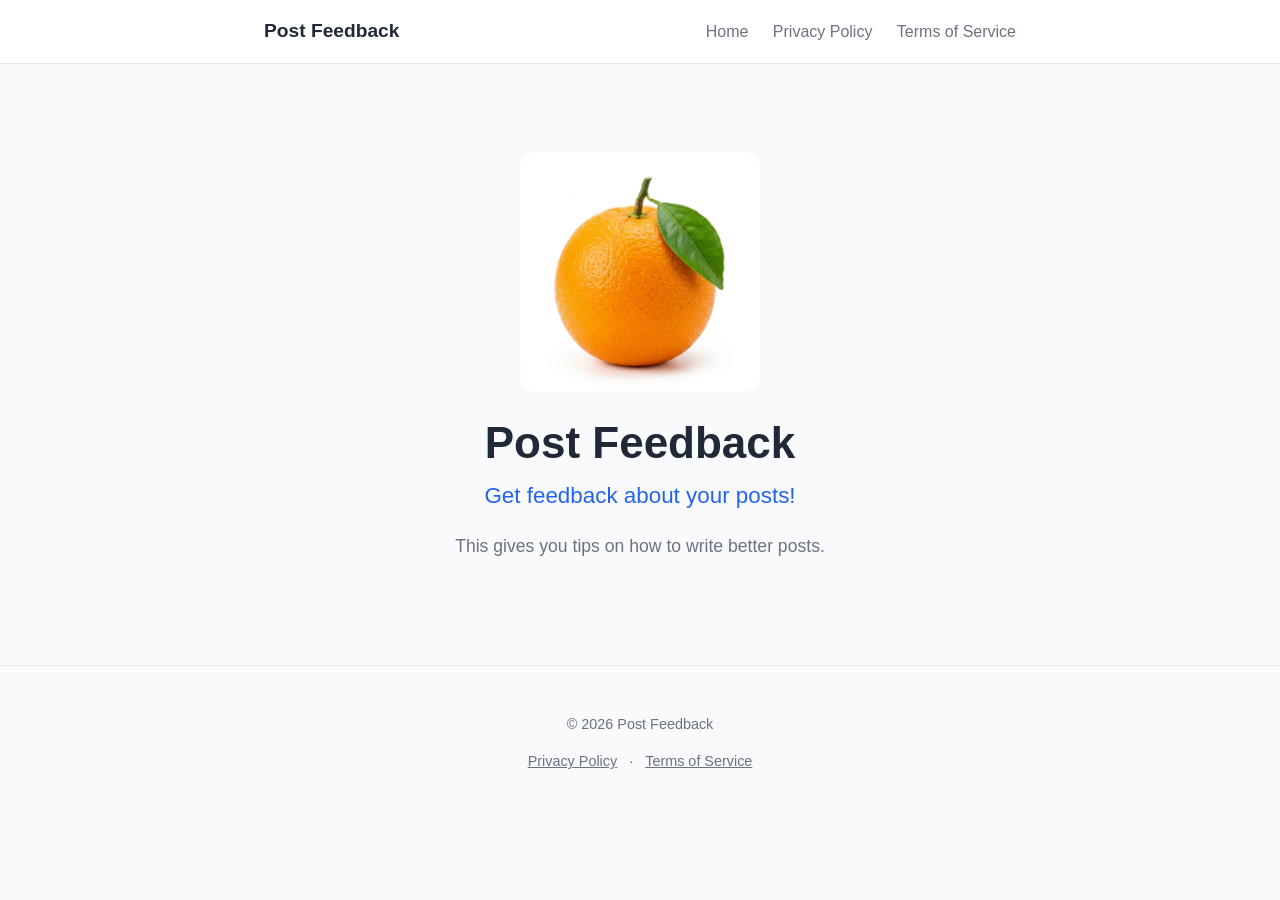
<file: index.html>
<!DOCTYPE html>
<html lang="en">
<head>
  <meta charset="utf-8">
  <meta name="viewport" content="width=device-width, initial-scale=1">
  <title>Post Feedback</title>
  <meta name="description" content="Get feedback about your posts! This gives you tips on how to write better posts.">
  <link rel="stylesheet" href="style.css">
</head>
<body>
  <header>
    <nav>
      <a class="brand" href="index.html">Post Feedback</a>
      <div class="links">
        <a href="index.html">Home</a>
        <a href="privacy.html">Privacy Policy</a>
        <a href="terms.html">Terms of Service</a>
      </div>
    </nav>
  </header>
  <main>
    <section class="hero">
      <img class="hero-img" src="orange.jpg" alt="An orange" width="1024" height="1024">
      <h1>Post Feedback</h1>
      <p class="tagline">Get feedback about your posts!</p>
      <p>This gives you tips on how to write better posts.</p>
    </section>
  </main>
  <footer>
    <p>&copy; 2026 Post Feedback</p>
    <p><a href="privacy.html">Privacy Policy</a> &middot; <a href="terms.html">Terms of Service</a></p>
  </footer>
</body>
</html>
</file>
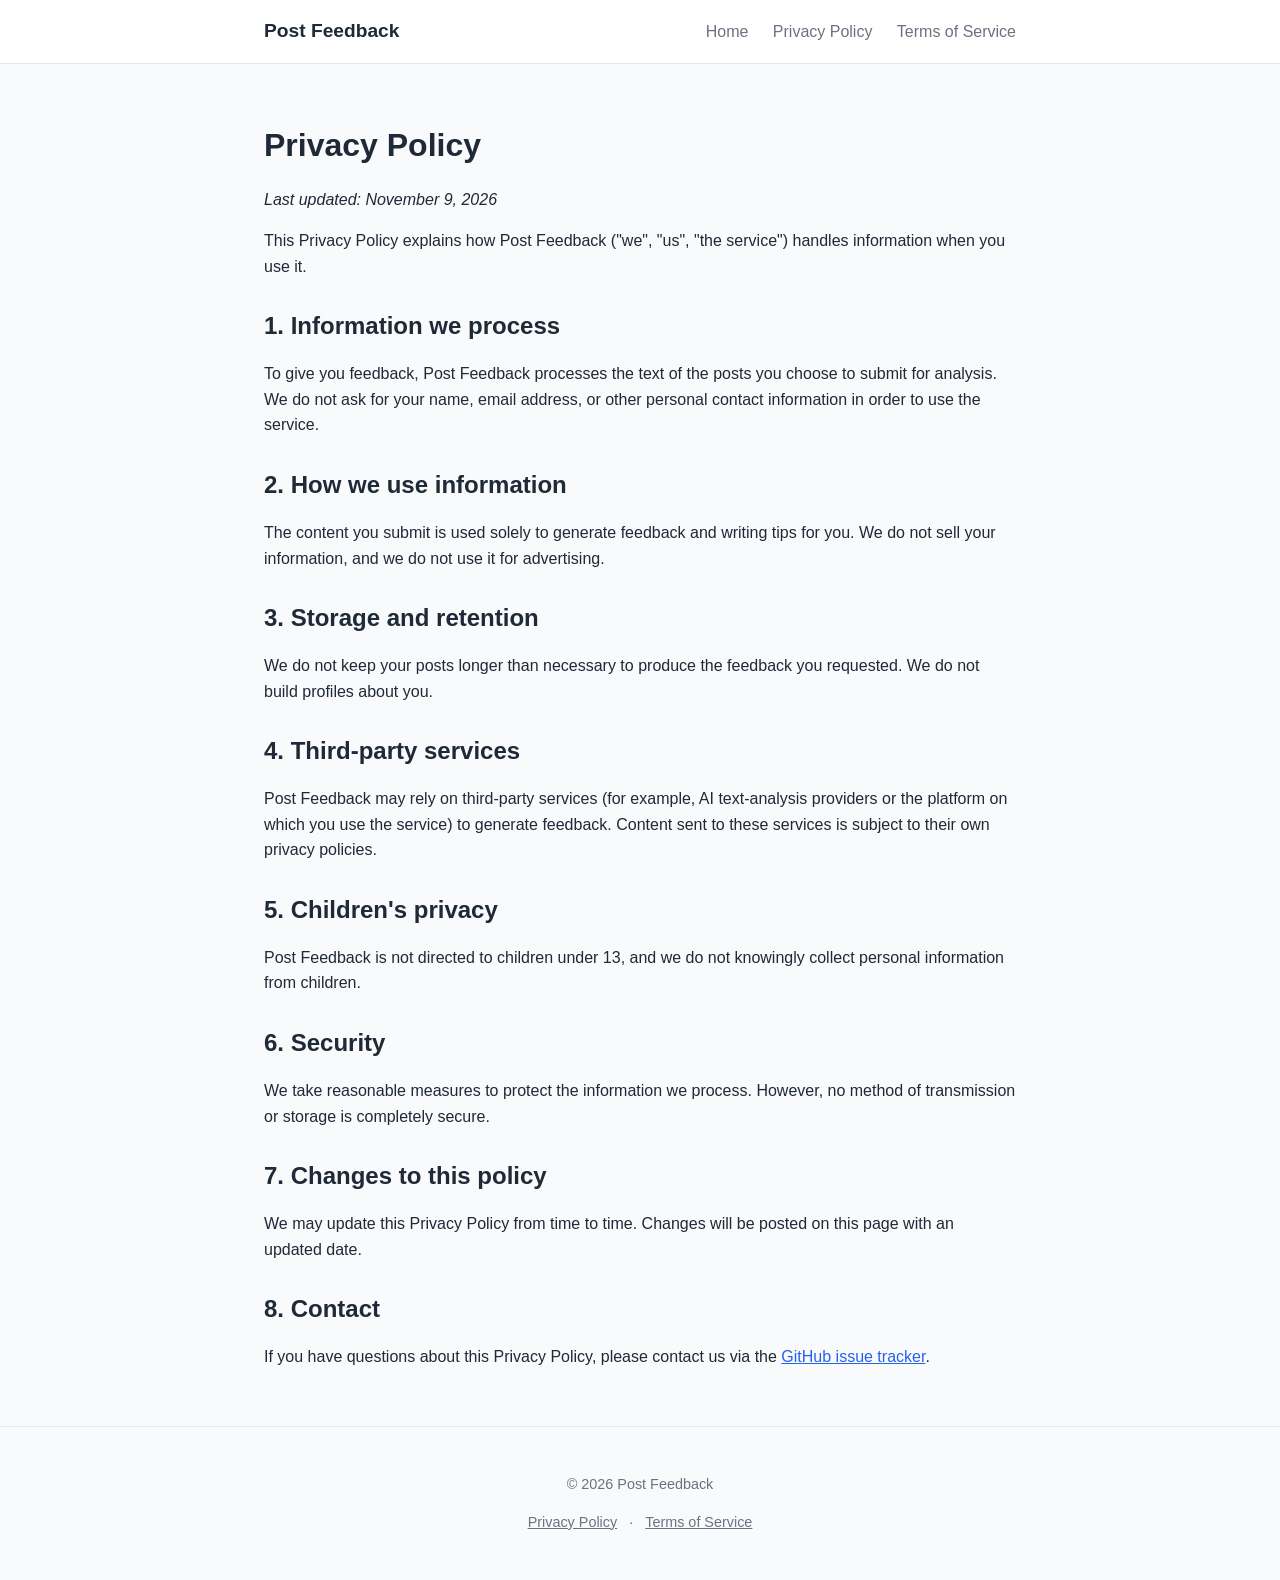
<file: privacy.html>
<!DOCTYPE html>
<html lang="en">
<head>
  <meta charset="utf-8">
  <meta name="viewport" content="width=device-width, initial-scale=1">
  <title>Privacy Policy - Post Feedback</title>
  <meta name="description" content="Get feedback about your posts! This gives you tips on how to write better posts.">
  <link rel="stylesheet" href="style.css">
</head>
<body>
  <header>
    <nav>
      <a class="brand" href="index.html">Post Feedback</a>
      <div class="links">
        <a href="index.html">Home</a>
        <a href="privacy.html">Privacy Policy</a>
        <a href="terms.html">Terms of Service</a>
      </div>
    </nav>
  </header>
  <main>
    <h1>Privacy Policy</h1>
    <p><em>Last updated: November 9, 2026</em></p>
    <p>This Privacy Policy explains how Post Feedback ("we", "us", "the service") handles information when you use it.</p>

    <h2>1. Information we process</h2>
    <p>To give you feedback, Post Feedback processes the text of the posts you choose to submit for analysis. We do not ask for your name, email address, or other personal contact information in order to use the service.</p>

    <h2>2. How we use information</h2>
    <p>The content you submit is used solely to generate feedback and writing tips for you. We do not sell your information, and we do not use it for advertising.</p>

    <h2>3. Storage and retention</h2>
    <p>We do not keep your posts longer than necessary to produce the feedback you requested. We do not build profiles about you.</p>

    <h2>4. Third-party services</h2>
    <p>Post Feedback may rely on third-party services (for example, AI text-analysis providers or the platform on which you use the service) to generate feedback. Content sent to these services is subject to their own privacy policies.</p>

    <h2>5. Children's privacy</h2>
    <p>Post Feedback is not directed to children under 13, and we do not knowingly collect personal information from children.</p>

    <h2>6. Security</h2>
    <p>We take reasonable measures to protect the information we process. However, no method of transmission or storage is completely secure.</p>

    <h2>7. Changes to this policy</h2>
    <p>We may update this Privacy Policy from time to time. Changes will be posted on this page with an updated date.</p>

    <h2>8. Contact</h2>
    <p>If you have questions about this Privacy Policy, please contact us via the <a href="https://github.com/nicolas-raoul/post-feedback/issues">GitHub issue tracker</a>.</p>
  </main>
  <footer>
    <p>&copy; 2026 Post Feedback</p>
    <p><a href="privacy.html">Privacy Policy</a> &middot; <a href="terms.html">Terms of Service</a></p>
  </footer>
</body>
</html>
</file>
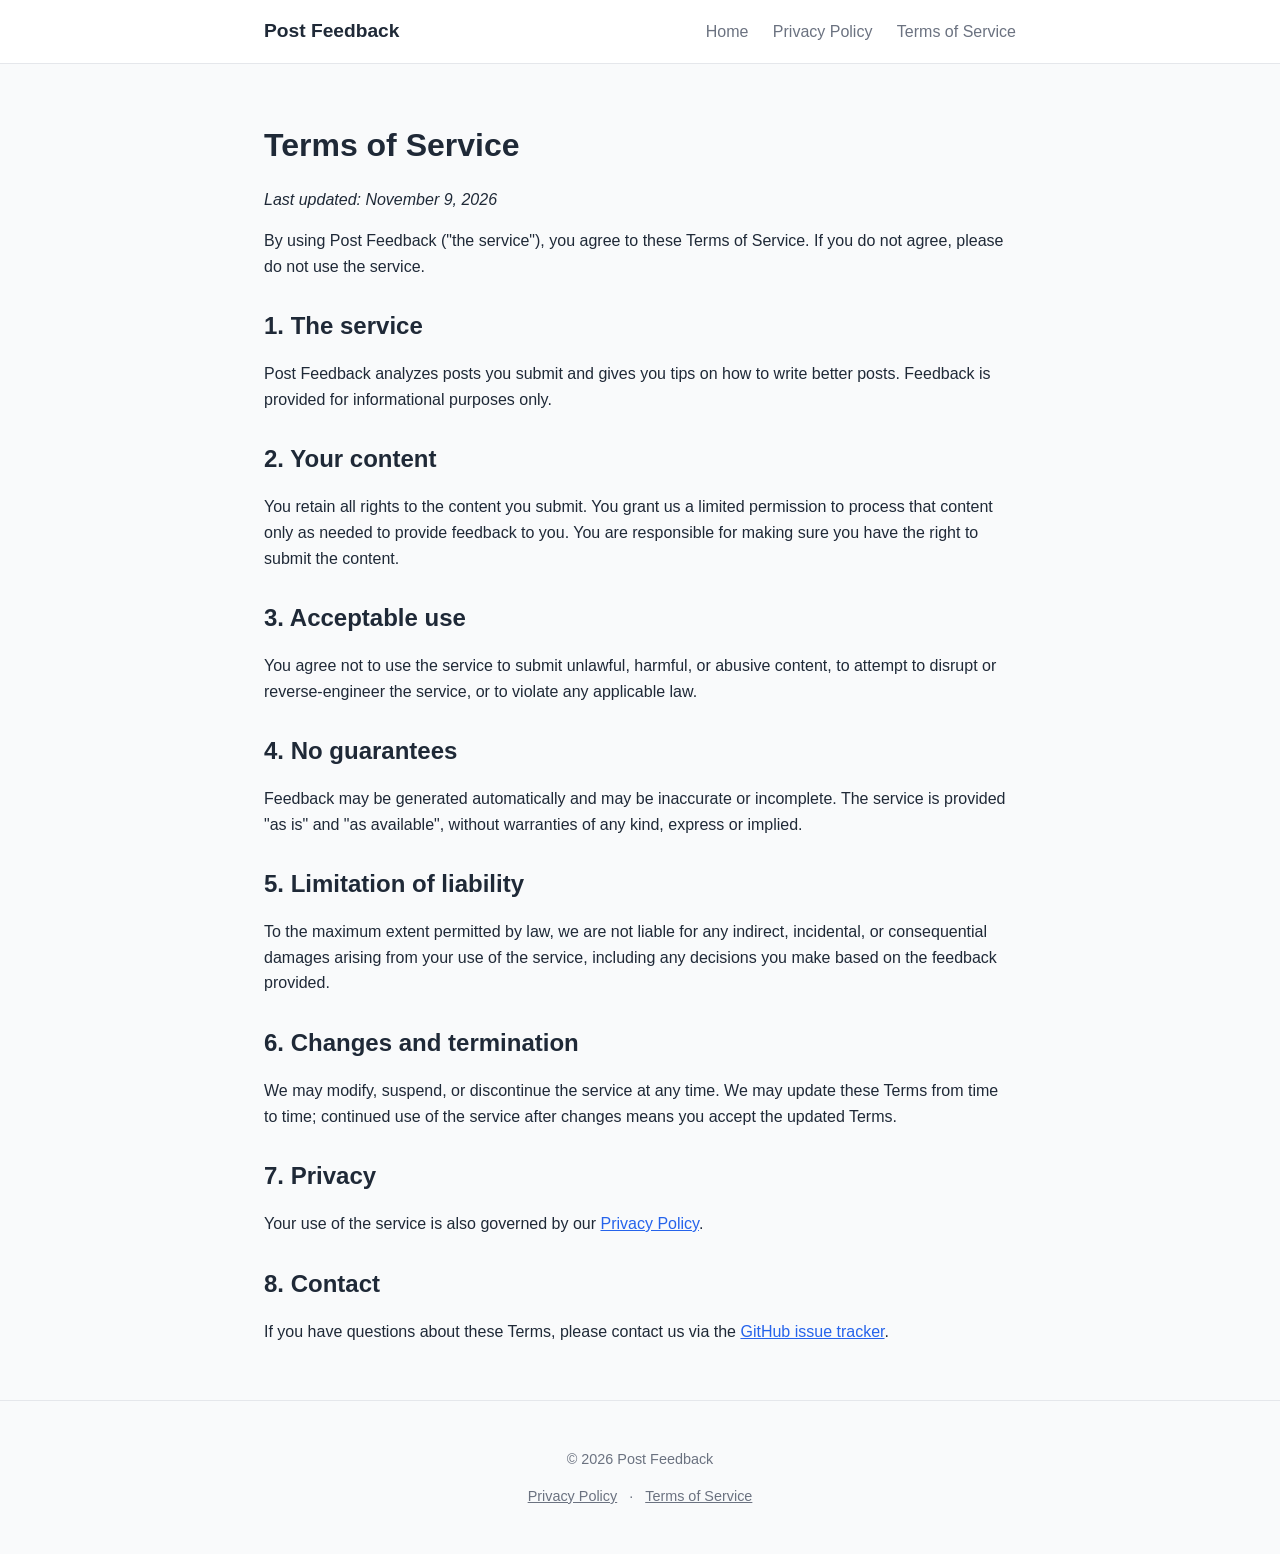
<file: terms.html>
<!DOCTYPE html>
<html lang="en">
<head>
  <meta charset="utf-8">
  <meta name="viewport" content="width=device-width, initial-scale=1">
  <title>Terms of Service - Post Feedback</title>
  <meta name="description" content="Get feedback about your posts! This gives you tips on how to write better posts.">
  <link rel="stylesheet" href="style.css">
</head>
<body>
  <header>
    <nav>
      <a class="brand" href="index.html">Post Feedback</a>
      <div class="links">
        <a href="index.html">Home</a>
        <a href="privacy.html">Privacy Policy</a>
        <a href="terms.html">Terms of Service</a>
      </div>
    </nav>
  </header>
  <main>
    <h1>Terms of Service</h1>
    <p><em>Last updated: November 9, 2026</em></p>
    <p>By using Post Feedback ("the service"), you agree to these Terms of Service. If you do not agree, please do not use the service.</p>

    <h2>1. The service</h2>
    <p>Post Feedback analyzes posts you submit and gives you tips on how to write better posts. Feedback is provided for informational purposes only.</p>

    <h2>2. Your content</h2>
    <p>You retain all rights to the content you submit. You grant us a limited permission to process that content only as needed to provide feedback to you. You are responsible for making sure you have the right to submit the content.</p>

    <h2>3. Acceptable use</h2>
    <p>You agree not to use the service to submit unlawful, harmful, or abusive content, to attempt to disrupt or reverse-engineer the service, or to violate any applicable law.</p>

    <h2>4. No guarantees</h2>
    <p>Feedback may be generated automatically and may be inaccurate or incomplete. The service is provided "as is" and "as available", without warranties of any kind, express or implied.</p>

    <h2>5. Limitation of liability</h2>
    <p>To the maximum extent permitted by law, we are not liable for any indirect, incidental, or consequential damages arising from your use of the service, including any decisions you make based on the feedback provided.</p>

    <h2>6. Changes and termination</h2>
    <p>We may modify, suspend, or discontinue the service at any time. We may update these Terms from time to time; continued use of the service after changes means you accept the updated Terms.</p>

    <h2>7. Privacy</h2>
    <p>Your use of the service is also governed by our <a href="privacy.html">Privacy Policy</a>.</p>

    <h2>8. Contact</h2>
    <p>If you have questions about these Terms, please contact us via the <a href="https://github.com/nicolas-raoul/post-feedback/issues">GitHub issue tracker</a>.</p>
  </main>
  <footer>
    <p>&copy; 2026 Post Feedback</p>
    <p><a href="privacy.html">Privacy Policy</a> &middot; <a href="terms.html">Terms of Service</a></p>
  </footer>
</body>
</html>
</file>
<file: style.css>
:root { --accent: #2563eb; --text: #1f2937; --muted: #6b7280; --bg: #f9fafb; }
* { box-sizing: border-box; }
body { margin: 0; font-family: -apple-system, BlinkMacSystemFont, "Segoe UI", Roboto, Helvetica, Arial, sans-serif; color: var(--text); background: var(--bg); line-height: 1.6; }
header { background: #fff; border-bottom: 1px solid #e5e7eb; }
nav { max-width: 800px; margin: 0 auto; padding: 1rem 1.5rem; display: flex; justify-content: space-between; align-items: center; flex-wrap: wrap; gap: .5rem; }
nav .brand { font-weight: 700; font-size: 1.2rem; color: var(--text); text-decoration: none; }
nav .links a { margin-left: 1.25rem; color: var(--muted); text-decoration: none; }
nav .links a:hover { color: var(--accent); }
main { max-width: 800px; margin: 0 auto; padding: 2.5rem 1.5rem; }
.hero { text-align: center; padding: 3rem 0; }
.hero h1 { font-size: 2.75rem; margin: 0 0 .5rem; }
.hero .tagline { font-size: 1.4rem; color: var(--accent); margin: 0 0 1rem; }
.hero p { font-size: 1.1rem; color: var(--muted); }
h1, h2 { line-height: 1.25; }
h2 { margin-top: 2rem; }
a { color: var(--accent); }
footer { text-align: center; color: var(--muted); font-size: .9rem; padding: 2rem 1rem; border-top: 1px solid #e5e7eb; }
footer a { color: var(--muted); margin: 0 .5rem; }
.hero-img { width: 240px; max-width: 60%; height: auto; border-radius: 16px; margin-bottom: 1rem; }
</file>
